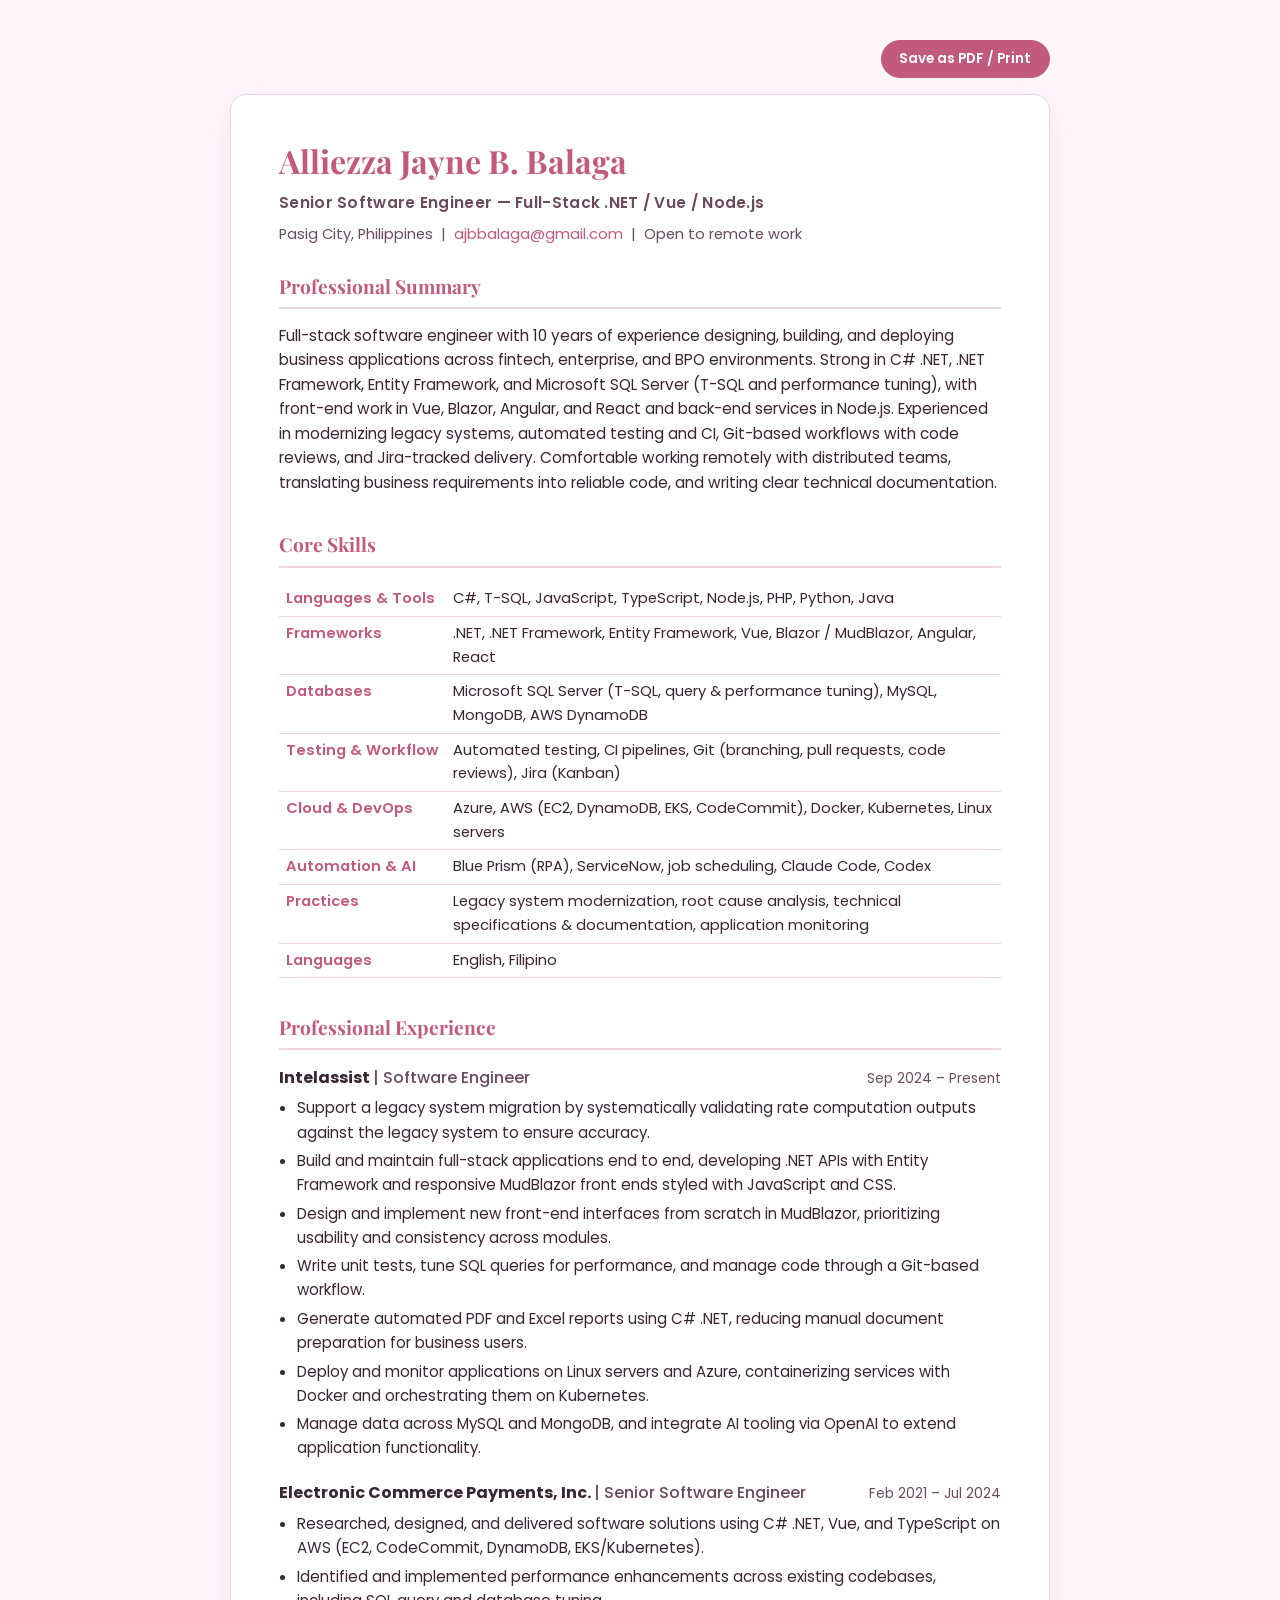
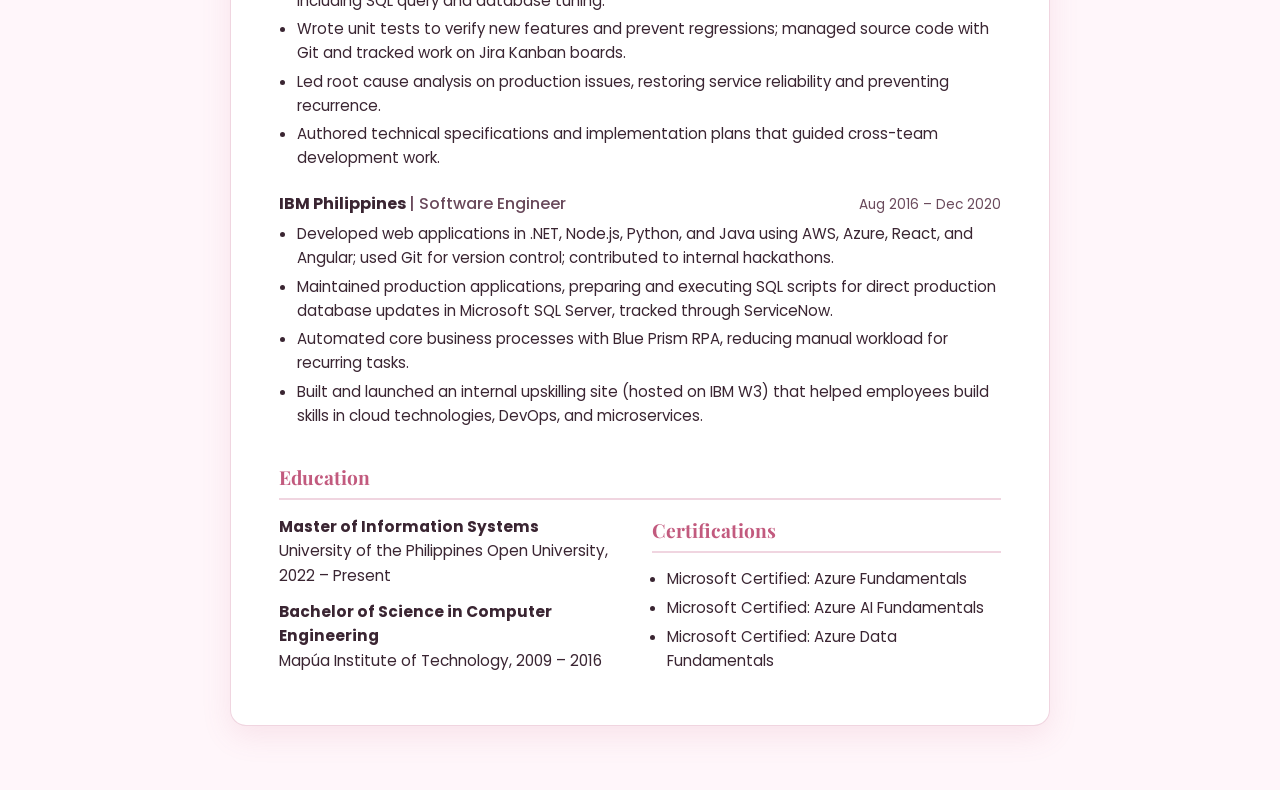
<file: resume.html>
<!DOCTYPE html>
<html lang="en">
<head>
  <meta charset="utf-8" />
  <meta name="viewport" content="width=device-width, initial-scale=1" />
  <title>Alliezza Jayne Balaga • Resume</title>
  <meta name="description" content="Resume of Alliezza Jayne Balaga, Senior Software Engineer — Full-Stack .NET / Vue / Node.js." />
  <link href="https://fonts.googleapis.com/css2?family=Poppins:wght@400;500;600;700&family=Playfair+Display:wght@700&display=swap" rel="stylesheet">
  <style>
    :root {
      --pink-peony: #c25a7e;
      --gold: #c59b2d;
      --ink: #3a2532;
      --muted: #6a4a5c;
      --line: rgba(196, 90, 130, 0.25);
    }
    * { box-sizing: border-box; }
    body {
      margin: 0;
      padding: 2.5rem 1.5rem 4rem;
      background: #fff6fa;
      color: var(--ink);
      font-family: "Poppins", system-ui, sans-serif;
      line-height: 1.6;
    }
    .sheet {
      max-width: 820px;
      margin: 0 auto;
      background: #fff;
      border: 1px solid var(--line);
      border-radius: 16px;
      padding: 2.5rem 3rem;
      box-shadow: 0 10px 30px rgba(194, 90, 126, 0.12);
    }
    h1 {
      font-family: "Playfair Display", serif;
      color: var(--pink-peony);
      margin: 0 0 0.15em;
      font-size: 2rem;
    }
    .title {
      font-weight: 600;
      color: var(--muted);
      margin: 0 0 0.5em;
      letter-spacing: 0.3px;
    }
    .contact-line {
      font-size: 0.92rem;
      color: var(--muted);
      margin: 0 0 1.5rem;
    }
    .contact-line a { color: var(--pink-peony); text-decoration: none; }
    h2 {
      font-family: "Playfair Display", serif;
      color: var(--pink-peony);
      font-size: 1.2rem;
      border-bottom: 2px solid var(--line);
      padding-bottom: 0.3em;
      margin: 1.75em 0 0.75em;
    }
    h2:first-of-type { margin-top: 0.5em; }
    p { margin: 0 0 0.75em; font-size: 0.96rem; }
    table {
      width: 100%;
      border-collapse: collapse;
      font-size: 0.92rem;
    }
    table td {
      vertical-align: top;
      padding: 0.35em 0.5em;
      border-bottom: 1px solid var(--line);
    }
    table td:first-child {
      font-weight: 600;
      color: var(--pink-peony);
      width: 150px;
      white-space: nowrap;
    }
    .job { margin-bottom: 1.25em; }
    .job-head {
      display: flex;
      justify-content: space-between;
      flex-wrap: wrap;
      gap: 0.5em;
      align-items: baseline;
    }
    .job-role { font-weight: 700; }
    .job-role span { font-weight: 500; color: var(--muted); }
    .job-date { font-size: 0.85rem; color: var(--muted); white-space: nowrap; }
    ul { margin: 0.4em 0 0; padding-left: 1.2em; font-size: 0.94rem; }
    li { margin-bottom: 0.3em; }
    .edu-cert-cols {
      display: grid;
      grid-template-columns: 1fr 1fr;
      gap: 1.5rem;
    }
    .print-bar {
      max-width: 820px;
      margin: 0 auto 1rem;
      text-align: right;
    }
    .print-btn {
      appearance: none;
      border: 1px solid var(--pink-peony);
      background: var(--pink-peony);
      color: #fff;
      border-radius: 999px;
      padding: 0.5rem 1.1rem;
      font-family: "Poppins", sans-serif;
      font-weight: 600;
      font-size: 0.85rem;
      cursor: pointer;
    }
    @media (max-width: 640px) {
      .sheet { padding: 1.75rem 1.25rem; }
      .edu-cert-cols { grid-template-columns: 1fr; }
      table td:first-child { width: 110px; }
    }
    @media print {
      body { background: #fff; padding: 0; }
      .print-bar { display: none; }
      .sheet { border: none; box-shadow: none; padding: 0; }
    }
  </style>
</head>
<body>
  <div class="print-bar">
    <button class="print-btn" onclick="window.print()">Save as PDF / Print</button>
  </div>
  <main class="sheet">
    <h1>Alliezza Jayne B. Balaga</h1>
    <p class="title">Senior Software Engineer — Full-Stack .NET / Vue / Node.js</p>
    <p class="contact-line">
      Pasig City, Philippines &nbsp;|&nbsp; <a href="mailto:ajbbalaga@gmail.com">ajbbalaga@gmail.com</a> &nbsp;|&nbsp; Open to remote work
    </p>

    <h2>Professional Summary</h2>
    <p>
      Full-stack software engineer with 10 years of experience designing, building, and deploying business
      applications across fintech, enterprise, and BPO environments. Strong in C# .NET, .NET Framework, Entity
      Framework, and Microsoft SQL Server (T-SQL and performance tuning), with front-end work in Vue, Blazor,
      Angular, and React and back-end services in Node.js. Experienced in modernizing legacy systems, automated
      testing and CI, Git-based workflows with code reviews, and Jira-tracked delivery. Comfortable working
      remotely with distributed teams, translating business requirements into reliable code, and writing clear
      technical documentation.
    </p>

    <h2>Core Skills</h2>
    <table>
      <tr><td>Languages &amp; Tools</td><td>C#, T-SQL, JavaScript, TypeScript, Node.js, PHP, Python, Java</td></tr>
      <tr><td>Frameworks</td><td>.NET, .NET Framework, Entity Framework, Vue, Blazor / MudBlazor, Angular, React</td></tr>
      <tr><td>Databases</td><td>Microsoft SQL Server (T-SQL, query &amp; performance tuning), MySQL, MongoDB, AWS DynamoDB</td></tr>
      <tr><td>Testing &amp; Workflow</td><td>Automated testing, CI pipelines, Git (branching, pull requests, code reviews), Jira (Kanban)</td></tr>
      <tr><td>Cloud &amp; DevOps</td><td>Azure, AWS (EC2, DynamoDB, EKS, CodeCommit), Docker, Kubernetes, Linux servers</td></tr>
      <tr><td>Automation &amp; AI</td><td>Blue Prism (RPA), ServiceNow, job scheduling, Claude Code, Codex</td></tr>
      <tr><td>Practices</td><td>Legacy system modernization, root cause analysis, technical specifications &amp; documentation, application monitoring</td></tr>
      <tr><td>Languages</td><td>English, Filipino</td></tr>
    </table>

    <h2>Professional Experience</h2>

    <div class="job">
      <div class="job-head">
        <span class="job-role">Intelassist <span>| Software Engineer</span></span>
        <span class="job-date">Sep 2024 – Present</span>
      </div>
      <ul>
        <li>Support a legacy system migration by systematically validating rate computation outputs against the legacy system to ensure accuracy.</li>
        <li>Build and maintain full-stack applications end to end, developing .NET APIs with Entity Framework and responsive MudBlazor front ends styled with JavaScript and CSS.</li>
        <li>Design and implement new front-end interfaces from scratch in MudBlazor, prioritizing usability and consistency across modules.</li>
        <li>Write unit tests, tune SQL queries for performance, and manage code through a Git-based workflow.</li>
        <li>Generate automated PDF and Excel reports using C# .NET, reducing manual document preparation for business users.</li>
        <li>Deploy and monitor applications on Linux servers and Azure, containerizing services with Docker and orchestrating them on Kubernetes.</li>
        <li>Manage data across MySQL and MongoDB, and integrate AI tooling via OpenAI to extend application functionality.</li>
      </ul>
    </div>

    <div class="job">
      <div class="job-head">
        <span class="job-role">Electronic Commerce Payments, Inc. <span>| Senior Software Engineer</span></span>
        <span class="job-date">Feb 2021 – Jul 2024</span>
      </div>
      <ul>
        <li>Researched, designed, and delivered software solutions using C# .NET, Vue, and TypeScript on AWS (EC2, CodeCommit, DynamoDB, EKS/Kubernetes).</li>
        <li>Identified and implemented performance enhancements across existing codebases, including SQL query and database tuning.</li>
        <li>Wrote unit tests to verify new features and prevent regressions; managed source code with Git and tracked work on Jira Kanban boards.</li>
        <li>Led root cause analysis on production issues, restoring service reliability and preventing recurrence.</li>
        <li>Authored technical specifications and implementation plans that guided cross-team development work.</li>
      </ul>
    </div>

    <div class="job">
      <div class="job-head">
        <span class="job-role">IBM Philippines <span>| Software Engineer</span></span>
        <span class="job-date">Aug 2016 – Dec 2020</span>
      </div>
      <ul>
        <li>Developed web applications in .NET, Node.js, Python, and Java using AWS, Azure, React, and Angular; used Git for version control; contributed to internal hackathons.</li>
        <li>Maintained production applications, preparing and executing SQL scripts for direct production database updates in Microsoft SQL Server, tracked through ServiceNow.</li>
        <li>Automated core business processes with Blue Prism RPA, reducing manual workload for recurring tasks.</li>
        <li>Built and launched an internal upskilling site (hosted on IBM W3) that helped employees build skills in cloud technologies, DevOps, and microservices.</li>
      </ul>
    </div>

    <h2>Education</h2>
    <div class="edu-cert-cols">
      <div>
        <p><strong>Master of Information Systems</strong><br>University of the Philippines Open University, 2022 – Present</p>
        <p><strong>Bachelor of Science in Computer Engineering</strong><br>Mapúa Institute of Technology, 2009 – 2016</p>
      </div>
      <div>
        <h2 style="margin-top:0">Certifications</h2>
        <ul style="padding-left:1em">
          <li>Microsoft Certified: Azure Fundamentals</li>
          <li>Microsoft Certified: Azure AI Fundamentals</li>
          <li>Microsoft Certified: Azure Data Fundamentals</li>
        </ul>
      </div>
    </div>
  </main>
</body>
</html>
</file>
